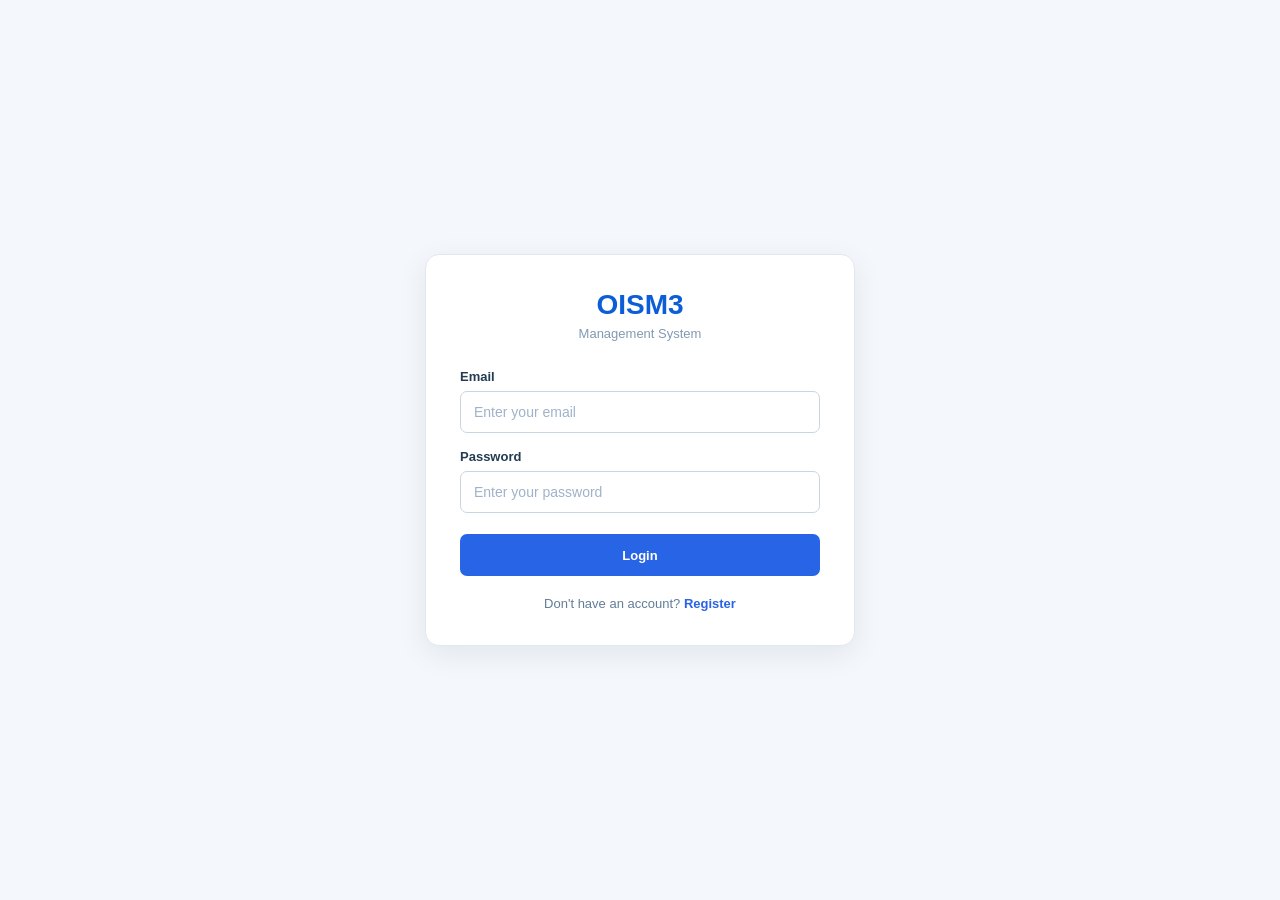
<file: OISM3/frontend/dashboard.html>
<!DOCTYPE html>
<html lang="en">

<head>
    <meta charset="UTF-8">
    <meta name="viewport" content="width=device-width, initial-scale=1.0">
    <title>OISM3 - Dashboard</title>
    <link rel="stylesheet" href="css/style.css">
</head>

<body>

<div class="app-layout">

    <!-- SIDEBAR -->
    <aside class="sidebar">

        <div class="sidebar-logo">
            <div class="logo">OISM3</div>
            <div class="logo-subtitle">Management System</div>
        </div>

        <nav class="sidebar-nav">

            <a href="dashboard.html" class="nav-item active">
                <span class="nav-icon">⌂</span>
                <span>Dashboard</span>
            </a>

            <a href="products.html" class="nav-item">
                <span class="nav-icon">📦</span>
                <span>Catalog</span>
            </a>

            <a href="inventory.html" class="nav-item">
                <span class="nav-icon">📋</span>
                <span>Inventory</span>
            </a>

            <a href="orders.html" class="nav-item">
                <span class="nav-icon">🛒</span>
                <span>Orders</span>
            </a>

            <a href="pos.html" class="nav-item">
                <span class="nav-icon">💳</span>
                <span>POS</span>
            </a>

        </nav>

        <button class="logout-btn" onclick="logout()">
            🚪 Logout
        </button>

    </aside>


    <!-- MAIN -->
    <main class="main-content">

        <div class="page-header">

            <div>
                <h1>Dashboard</h1>
                <p>Overview of your management system</p>
            </div>

            <div class="user-box">
                <div class="user-avatar">Q</div>

                <div>
                    <strong>Welcome, <span id="userName">User</span></strong>
                    <small>Owner</small>
                </div>
            </div>

        </div>


        <!-- STAT CARDS -->
        <div class="stats-grid">

            <div class="stat-card">
                <div class="stat-icon">📦</div>

                <div>
                    <span>Products</span>
                    <strong>—</strong>
                </div>
            </div>

            <div class="stat-card">
                <div class="stat-icon">📋</div>

                <div>
                    <span>Inventory</span>
                    <strong>—</strong>
                </div>
            </div>

            <div class="stat-card">
                <div class="stat-icon">🛒</div>

                <div>
                    <span>Orders</span>
                    <strong>—</strong>
                </div>
            </div>

        </div>


        <!-- QUICK ACTIONS -->
        <section class="content-card">

            <div class="section-header">
                <div>
                    <h2>Quick Actions</h2>
                    <p>Manage your business easily</p>
                </div>
            </div>

            <div class="quick-grid">

                <a href="products.html" class="quick-card">
                    <div class="quick-icon">📦</div>

                    <div>
                        <strong>Catalog</strong>
                        <span>Manage products</span>
                    </div>
                </a>

                <a href="inventory.html" class="quick-card">
                    <div class="quick-icon">📋</div>

                    <div>
                        <strong>Inventory</strong>
                        <span>Manage stock</span>
                    </div>
                </a>

                <a href="orders.html" class="quick-card">
                    <div class="quick-icon">🛒</div>

                    <div>
                        <strong>Orders</strong>
                        <span>View orders</span>
                    </div>
                </a>

                <a href="pos.html" class="quick-card">
                    <div class="quick-icon">💳</div>

                    <div>
                        <strong>POS</strong>
                        <span>Point of Sale</span>
                    </div>
                </a>

            </div>

        </section>

    </main>

</div>

<script src="js/dashboard.js"></script>

</body>
</html>
</file>
<file: OISM3/frontend/css/style.css>
/* =========================================================
   OISM3 - GLOBAL STYLE
   ========================================================= */

* {
    box-sizing: border-box;
    margin: 0;
    padding: 0;
}

html {
    min-height: 100%;
}

body {
    min-height: 100vh;
    font-family: Arial, Helvetica, sans-serif;
    background: #f4f7fb;
    color: #102a43;
    font-size: 14px;
}

button,
input,
select,
textarea {
    font-family: inherit;
}

button {
    cursor: pointer;
}

a {
    text-decoration: none;
    color: inherit;
}


/* =========================================================
   PAGE LAYOUT
   ========================================================= */

.page-layout,
.app-layout {
    min-height: 100vh;
    display: flex;
}


/* =========================================================
   SIDEBAR
   ========================================================= */

.sidebar {
    position: fixed;
    left: 0;
    top: 0;
    bottom: 0;

    width: 220px;
    min-width: 220px;

    background: #ffffff;
    border-right: 1px solid #d9e2ec;

    padding: 26px 16px;

    display: flex;
    flex-direction: column;

    z-index: 1000;
}


/* LOGO */

.sidebar-logo {
    padding: 0 14px;
    margin-bottom: 34px;
}

.logo {
    font-size: 24px;
    font-weight: 700;
    color: #0b5ed7;
    letter-spacing: -0.5px;
}

.logo-subtitle {
    margin-top: 5px;
    font-size: 11px;
    color: #829ab1;
}


/* NAVIGATION */

.sidebar-nav {
    display: flex;
    flex-direction: column;
    gap: 5px;
    width: 100%;
}

.nav-item {
    width: 100%;
    min-height: 44px;

    display: flex;
    align-items: center;
    gap: 12px;

    padding: 0 14px;

    border-radius: 8px;

    color: #243b53;
    font-size: 14px;
    font-weight: 500;

    transition: 0.2s ease;
}

.nav-item:hover {
    background: #eef4ff;
    color: #1769e0;
}

.nav-item.active {
    background: #2864e6;
    color: #ffffff;
    font-weight: 600;
}

.nav-icon {
    width: 20px;
    min-width: 20px;
    text-align: center;
    font-size: 14px;
}


/* LOGOUT */

.logout-btn {
    margin-top: auto;

    width: 100%;
    min-height: 42px;

    border: none;
    background: transparent;

    border-radius: 8px;

    color: #52606d;
    text-align: left;

    padding: 0 14px;

    font-size: 14px;

    transition: 0.2s ease;
}

.logout-btn:hover {
    background: #fff1f0;
    color: #d64545;
}


/* =========================================================
   MAIN CONTENT
   ========================================================= */

.page-content,
.main-content {
    margin-left: 220px;

    width: calc(100% - 220px);
    min-height: 100vh;

    padding: 42px 50px 60px;

    overflow-x: hidden;
}


/* PAGE HEADER */

.page-header {
    margin-bottom: 28px;
}

.page-header h1 {
    font-size: 28px;
    line-height: 1.2;

    color: #102a43;

    margin-bottom: 7px;
}

.page-header p {
    color: #627d98;
    font-size: 14px;
}


/* =========================================================
   FEATURE CARDS
   ========================================================= */

.feature-card {
    width: 100%;

    background: #ffffff;

    border: 1px solid #e3eaf2;
    border-radius: 12px;

    padding: 26px;

    margin-bottom: 24px;

    box-shadow: 0 4px 14px rgba(16, 42, 67, 0.05);
}

.feature-title {
    display: flex;
    align-items: center;

    gap: 14px;

    margin-bottom: 24px;
}

.feature-icon {
    width: 42px;
    height: 42px;

    display: flex;
    align-items: center;
    justify-content: center;

    border-radius: 10px;

    background: #edf4ff;

    font-size: 20px;
}

.feature-title h2 {
    font-size: 19px;
    color: #102a43;

    margin-bottom: 4px;
}

.feature-title p {
    font-size: 13px;
    color: #829ab1;
}


/* =========================================================
   FORMS
   ========================================================= */

.modern-form {
    width: 100%;
}

.input-grid {
    display: grid;

    grid-template-columns: repeat(2, minmax(0, 1fr));

    gap: 18px;

    width: 100%;

    margin-bottom: 22px;
}

.input-grid.single {
    grid-template-columns: 1fr;
}

.form-field {
    width: 100%;
}

.form-field label {
    display: block;

    margin-bottom: 7px;

    font-size: 13px;
    font-weight: 600;

    color: #243b53;
}

.form-field input,
.form-field select,
.form-field textarea {
    width: 100%;

    min-height: 42px;

    padding: 10px 13px;

    border: 1px solid #cbd5e1;
    border-radius: 7px;

    background: #ffffff;

    color: #243b53;

    outline: none;

    font-size: 14px;

    transition: 0.2s ease;
}

.form-field textarea {
    min-height: 100px;
    resize: vertical;
}

.form-field input::placeholder,
.form-field textarea::placeholder {
    color: #9fb3c8;
}

.form-field input:focus,
.form-field select:focus,
.form-field textarea:focus {
    border-color: #2864e6;

    box-shadow: 0 0 0 3px rgba(40, 100, 230, 0.10);
}


/* =========================================================
   BUTTONS
   ========================================================= */

.primary-btn {
    min-height: 42px;

    padding: 0 18px;

    border: none;
    border-radius: 7px;

    background: #2864e6;
    color: #ffffff;

    font-size: 13px;
    font-weight: 600;

    transition: 0.2s ease;
}

.primary-btn:hover {
    background: #1d56d4;
    transform: translateY(-1px);
}

.primary-btn:active {
    transform: translateY(0);
}


/* =========================================================
   RESULT BOX
   ========================================================= */

.result-box {
    width: 100%;

    margin-top: 18px;

    padding: 14px;

    border-radius: 8px;

    background: #f5f8fc;

    border: 1px solid #e1e8f0;

    white-space: pre-wrap;
    word-break: break-word;

    color: #243b53;

    font-family: Consolas, monospace;
    font-size: 13px;
}

.result-box.empty {
    display: none;
}


/* =========================================================
   TABLE
   ========================================================= */

#ledgerTableWrap {
    width: 100%;

    overflow-x: auto;

    margin-top: 18px;
}

.demo-table {
    width: 100%;

    border-collapse: collapse;

    background: #ffffff;

    font-size: 13px;
}

.demo-table th {
    background: #f1f5f9;

    color: #243b53;

    font-weight: 600;

    text-align: left;

    padding: 12px;

    border: 1px solid #dbe4ee;
}

.demo-table td {
    padding: 11px 12px;

    border: 1px solid #e1e8f0;

    color: #52606d;
}

.demo-table tr:hover td {
    background: #f8fafc;
}


/* =========================================================
   ORDER ITEMS / POS ITEMS
   ========================================================= */

.order-item,
.pos-item,
.product-row {
    width: 100%;

    display: grid;

    grid-template-columns:
        minmax(150px, 1.2fr)
        minmax(120px, 1fr)
        minmax(120px, 1fr)
        80px;

    gap: 10px;

    align-items: end;

    padding: 12px;

    margin-bottom: 10px;

    border: 1px solid #dbe4ee;

    border-radius: 8px;

    background: #f8fafc;
}

.order-item input,
.pos-item input,
.product-row input,
.order-item select,
.pos-item select {
    width: 100%;

    min-height: 40px;

    padding: 9px 11px;

    border: 1px solid #cbd5e1;

    border-radius: 6px;

    background: #ffffff;

    outline: none;
}


/* REMOVE BUTTON */

.remove-btn {
    min-height: 40px;

    border: 1px solid #cbd5e1;

    border-radius: 6px;

    background: #ffffff;

    color: #243b53;

    font-weight: 600;
}

.remove-btn:hover {
    background: #fff1f0;
    border-color: #e07a7a;
    color: #d64545;
}


/* ADD PRODUCT */

.add-btn {
    min-height: 38px;

    padding: 0 14px;

    border: 1px solid #cbd5e1;

    border-radius: 7px;

    background: #ffffff;

    color: #243b53;

    font-size: 13px;
    font-weight: 600;
}

.add-btn:hover {
    background: #f1f5f9;
}


/* =========================================================
   PRODUCT / CATALOG
   ========================================================= */

.product-list {
    width: 100%;
}

.product-card {
    background: #ffffff;

    border: 1px solid #e1e8f0;

    border-radius: 10px;

    padding: 18px;

    margin-bottom: 14px;
}

.product-card h3 {
    margin-bottom: 8px;

    font-size: 16px;

    color: #102a43;
}

.product-card p {
    color: #627d98;

    font-size: 13px;
}


/* =========================================================
   AUTH / LOGIN / REGISTER
   ========================================================= */

.auth-page {
    min-height: 100vh;

    display: flex;
    align-items: center;
    justify-content: center;

    padding: 30px;

    background: #f4f7fb;
}

.auth-container {
    width: 100%;
    max-width: 430px;

    background: #ffffff;

    border: 1px solid #e1e8f0;

    border-radius: 14px;

    padding: 34px;

    box-shadow: 0 8px 30px rgba(16, 42, 67, 0.08);
}

.auth-logo {
    text-align: center;

    margin-bottom: 28px;
}

.auth-logo h1 {
    font-size: 28px;

    color: #0b5ed7;

    margin-bottom: 5px;
}

.auth-logo p {
    color: #829ab1;

    font-size: 13px;
}

.auth-form {
    display: flex;
    flex-direction: column;

    gap: 16px;
}

.auth-form .form-field {
    width: 100%;
}

.auth-form button {
    width: 100%;

    margin-top: 5px;
}

.auth-footer {
    margin-top: 20px;

    text-align: center;

    color: #627d98;

    font-size: 13px;
}

.auth-footer a {
    color: #2864e6;

    font-weight: 600;
}

.auth-footer a:hover {
    text-decoration: underline;
}


/* =========================================================
   FALLBACK FOR EXISTING LOGIN HTML
   Nếu index.html đang dùng các class/id cũ
   ========================================================= */

.login-container {
    width: 100%;
    max-width: 430px;

    margin: 100px auto;

    padding: 34px;

    background: #ffffff;

    border: 1px solid #e1e8f0;

    border-radius: 14px;

    box-shadow: 0 8px 30px rgba(16, 42, 67, 0.08);
}

.login-container h1 {
    color: #0b5ed7;

    margin-bottom: 5px;
}

.login-container input,
.login-container select {
    width: 100%;

    min-height: 42px;

    margin-top: 6px;
    margin-bottom: 14px;

    padding: 10px 12px;

    border: 1px solid #cbd5e1;

    border-radius: 7px;

    outline: none;
}

.login-container input:focus,
.login-container select:focus {
    border-color: #2864e6;

    box-shadow: 0 0 0 3px rgba(40, 100, 230, 0.10);
}

.login-container button {
    min-height: 42px;

    padding: 0 18px;

    border: none;

    border-radius: 7px;

    background: #2864e6;

    color: #ffffff;

    font-weight: 600;
}


/* =========================================================
   ERROR / SUCCESS
   ========================================================= */

.error {
    color: #d64545;

    background: #fff5f5;

    border: 1px solid #f3c1c1;

    padding: 10px;

    border-radius: 7px;

    margin-top: 12px;
}

.success {
    color: #16855b;

    background: #effaf5;

    border: 1px solid #b7e4cf;

    padding: 10px;

    border-radius: 7px;

    margin-top: 12px;
}


/* =========================================================
   DASHBOARD
   ========================================================= */

.dashboard-grid {
    display: grid;

    grid-template-columns: repeat(4, minmax(0, 1fr));

    gap: 18px;

    margin-bottom: 24px;
}

.stat-card {
    background: #ffffff;

    border: 1px solid #e1e8f0;

    border-radius: 12px;

    padding: 20px;

    box-shadow: 0 4px 14px rgba(16, 42, 67, 0.04);
}

.stat-card h3 {
    font-size: 13px;

    color: #829ab1;

    margin-bottom: 10px;
}

.stat-card .stat-value {
    font-size: 25px;

    font-weight: 700;

    color: #102a43;
}


/* =========================================================
   SEARCH
   ========================================================= */

.search-bar {
    display: flex;

    gap: 10px;

    margin-bottom: 20px;
}

.search-bar input {
    flex: 1;

    min-height: 42px;

    padding: 10px 13px;

    border: 1px solid #cbd5e1;

    border-radius: 7px;

    outline: none;
}

.search-bar input:focus {
    border-color: #2864e6;

    box-shadow: 0 0 0 3px rgba(40, 100, 230, 0.10);
}


/* =========================================================
   UTILITY
   ========================================================= */

.text-center {
    text-align: center;
}

.text-right {
    text-align: right;
}

.mt-10 {
    margin-top: 10px;
}

.mt-20 {
    margin-top: 20px;
}

.mb-10 {
    margin-bottom: 10px;
}

.mb-20 {
    margin-bottom: 20px;
}


/* =========================================================
   RESPONSIVE
   QUAN TRỌNG:
   KHÔNG được để page-content width:100% ở desktop
   ========================================================= */

@media (max-width: 1000px) {

    .page-content {
        padding: 32px 28px 50px;
    }

    .dashboard-grid {
        grid-template-columns: repeat(2, minmax(0, 1fr));
    }
}


@media (max-width: 768px) {

    .sidebar {
        width: 180px;
        min-width: 180px;

        padding: 20px 10px;
    }

    .page-content {
        margin-left: 180px;

        width: calc(100% - 180px);

        padding: 28px 20px 45px;
    }

    .sidebar-logo {
        padding: 0 10px;
    }

    .nav-item {
        padding: 0 10px;
    }

    .input-grid {
        grid-template-columns: 1fr;
    }

    .dashboard-grid {
        grid-template-columns: 1fr;
    }

    .order-item,
    .pos-item,
    .product-row {
        grid-template-columns: 1fr;
    }
}


@media (max-width: 520px) {

    .sidebar {
        position: relative;

        width: 100%;
        min-width: 100%;

        height: auto;
    }

    .page-layout {
        flex-direction: column;
    }

    .page-content {
        margin-left: 0;

        width: 100%;

        padding: 24px 16px 40px;
    }

    .sidebar-nav {
        flex-direction: row;

        flex-wrap: wrap;
    }

    .nav-item {
        width: auto;
        flex: 1 1 120px;
    }

    .logout-btn {
        margin-top: 15px;
    }

    .feature-card {
        padding: 18px;
    }

    .page-header h1 {
        font-size: 24px;
    }

    .auth-container,
    .login-container {
        margin: 30px auto;

        padding: 24px;
    }
}

/* =========================================================
   OISM3 HTML COMPATIBILITY / FIVE MAIN PAGES
   The supplied HTML uses .app-layout and .main-content.
   ========================================================= */

.app-layout {
    display: block;
}

.main-content {
    margin-left: 220px;
    width: calc(100% - 220px);
    min-height: 100vh;
    padding: 42px 50px 60px;
    overflow-x: hidden;
}

/* Dashboard */
.stats-grid {
    display: grid;
    grid-template-columns: repeat(3, minmax(0, 1fr));
    gap: 18px;
    margin-bottom: 24px;
}

.stat-card {
    min-height: 105px;
    display: flex;
    align-items: center;
    gap: 16px;
}

.stat-icon {
    width: 48px;
    height: 48px;
    min-width: 48px;
    display: flex;
    align-items: center;
    justify-content: center;
    border-radius: 10px;
    background: #edf4ff;
    font-size: 22px;
}

.stat-card span {
    display: block;
    color: #829ab1;
    font-size: 13px;
    margin-bottom: 6px;
}

.stat-card strong {
    display: block;
    font-size: 25px;
    color: #102a43;
}

.quick-grid {
    display: grid;
    grid-template-columns: repeat(4, minmax(0, 1fr));
    gap: 14px;
}

.quick-card {
    display: flex;
    align-items: center;
    gap: 14px;
    padding: 18px;
    border: 1px solid #e1e8f0;
    border-radius: 10px;
    background: #ffffff;
    transition: all .2s ease;
}

.quick-card:hover {
    border-color: #b8cef5;
    background: #f8fbff;
    transform: translateY(-1px);
}

.quick-icon {
    width: 42px;
    height: 42px;
    min-width: 42px;
    display: flex;
    align-items: center;
    justify-content: center;
    background: #edf4ff;
    border-radius: 9px;
    font-size: 19px;
}

.quick-card strong,
.quick-card span {
    display: block;
}

.quick-card strong {
    color: #102a43;
    font-size: 14px;
    margin-bottom: 4px;
}

.quick-card span {
    color: #829ab1;
    font-size: 12px;
}

/* Cards and headers */
.content-card {
    width: 100%;
    background: #fff;
    border: 1px solid #e3eaf2;
    border-radius: 12px;
    padding: 26px;
    margin-bottom: 24px;
    box-shadow: 0 4px 14px rgba(16,42,67,.05);
}

.section-header {
    display: flex;
    align-items: center;
    justify-content: space-between;
    gap: 20px;
    margin-bottom: 24px;
}

.section-header h2 {
    font-size: 19px;
    color: #102a43;
    margin-bottom: 5px;
}

.section-header p,
.variant-header p,
.subsection p {
    color: #829ab1;
    font-size: 13px;
}

/* Forms used by products / inventory / orders / POS */
.demo-form,
.modern-form {
    width: 100%;
}

.form-grid,
.input-grid {
    display: grid;
    grid-template-columns: repeat(2, minmax(0, 1fr));
    gap: 18px;
    width: 100%;
    margin-bottom: 22px;
}

.input-grid.single {
    grid-template-columns: 1fr;
}

.form-field {
    width: 100%;
}

.form-field label {
    display: block;
    margin-bottom: 7px;
    font-size: 13px;
    font-weight: 600;
    color: #243b53;
}

.form-field label span {
    color: #829ab1;
    font-weight: 400;
}

.form-field small {
    display: block;
    margin-top: 5px;
    color: #829ab1;
    font-size: 11px;
}

.form-field input,
.form-field select,
.form-field textarea {
    width: 100%;
    min-height: 42px;
    padding: 10px 13px;
    border: 1px solid #cbd5e1;
    border-radius: 7px;
    background: #fff;
    color: #243b53;
    outline: none;
    font-size: 14px;
    transition: .2s ease;
}

.form-field input:focus,
.form-field select:focus,
.form-field textarea:focus {
    border-color: #2864e6;
    box-shadow: 0 0 0 3px rgba(40,100,230,.10);
}

.variant-header,
.subsection {
    margin: 6px 0 16px;
}

.variant-header h3,
.subsection h3 {
    font-size: 15px;
    color: #102a43;
    margin-bottom: 4px;
}

.order-item,
.pos-item,
.product-row {
    width: 100%;
    display: grid;
    grid-template-columns: minmax(150px,1.2fr) minmax(120px,1fr) minmax(120px,1fr) 90px;
    gap: 10px;
    align-items: end;
    padding: 12px;
    margin-bottom: 10px;
    border: 1px solid #dbe4ee;
    border-radius: 8px;
    background: #f8fafc;
}

.order-item input,
.pos-item input,
.product-row input,
.order-item select,
.pos-item select,
.product-row select {
    width: 100%;
    min-height: 40px;
    padding: 9px 11px;
    border: 1px solid #cbd5e1;
    border-radius: 6px;
    background: #fff;
    color: #243b53;
    outline: none;
}

.form-actions {
    display: flex;
    justify-content: flex-end;
    gap: 10px;
    margin-top: 18px;
}

.primary-btn,
.checkout-btn,
.demo-form button[type="submit"] {
    min-height: 42px;
    padding: 0 18px;
    border: none;
    border-radius: 7px;
    background: #2864e6;
    color: #fff;
    font-size: 13px;
    font-weight: 600;
    transition: .2s ease;
}

.primary-btn:hover,
.checkout-btn:hover,
.demo-form button[type="submit"]:hover {
    background: #1d56d4;
    transform: translateY(-1px);
}

.secondary-btn,
.secondary,
.add-btn,
.reload-btn {
    min-height: 40px;
    padding: 0 15px;
    border: 1px solid #cbd5e1;
    border-radius: 7px;
    background: #fff;
    color: #243b53;
    font-size: 13px;
    font-weight: 600;
}

.secondary-btn:hover,
.secondary:hover,
.add-btn:hover,
.reload-btn:hover {
    background: #f1f5f9;
}

.remove-btn {
    min-height: 40px;
    border: 1px solid #cbd5e1;
    border-radius: 6px;
    background: #fff;
    color: #243b53;
    font-weight: 600;
}

.remove-btn:hover {
    background: #fff1f0;
    border-color: #e07a7a;
    color: #d64545;
}

/* Tables */
#ledgerTableWrap,
#productsTableWrap {
    width: 100%;
    overflow-x: auto;
    margin-top: 18px;
}

.demo-table {
    width: 100%;
    border-collapse: collapse;
    background: #fff;
    font-size: 13px;
}

.demo-table th {
    background: #f1f5f9;
    color: #243b53;
    font-weight: 600;
    text-align: left;
    padding: 12px;
    border: 1px solid #dbe4ee;
}

.demo-table td {
    padding: 11px 12px;
    border: 1px solid #e1e8f0;
    color: #52606d;
}

/* POS */
.pos-container {
    width: 100%;
    max-width: 1100px;
}

.pos-products {
    width: 100%;
}

.pos-payment {
    margin-top: 26px;
    padding-top: 20px;
    border-top: 1px solid #e3eaf2;
}

.checkout-btn {
    width: 100%;
    margin-top: 20px;
    min-height: 48px;
    font-size: 14px;
}

/* Result areas */
.result-box {
    width: 100%;
    margin-top: 18px;
    padding: 14px;
    border-radius: 8px;
    background: #f5f8fc;
    border: 1px solid #e1e8f0;
    white-space: pre-wrap;
    word-break: break-word;
    color: #243b53;
    font-family: Consolas, "Courier New", monospace;
    font-size: 13px;
}

.result-box.empty {
    display: none;
}

/* Responsive overrides for the actual HTML classes */
@media (max-width: 1100px) {
    .main-content {
        padding: 34px 30px 50px;
    }

    .quick-grid {
        grid-template-columns: repeat(2, minmax(0,1fr));
    }
}

@media (max-width: 900px) {
    .stats-grid {
        grid-template-columns: 1fr;
    }

    .input-grid,
    .form-grid {
        grid-template-columns: 1fr;
    }

    .order-item,
    .pos-item,
    .product-row {
        grid-template-columns: repeat(2, minmax(0,1fr));
    }
}

@media (max-width: 768px) {
    .sidebar {
        width: 180px;
        min-width: 180px;
        padding: 20px 10px;
    }

    .main-content {
        margin-left: 180px;
        width: calc(100% - 180px);
        padding: 28px 20px 45px;
    }
}

@media (max-width: 520px) {
    .sidebar {
        position: relative;
        width: 100%;
        min-width: 100%;
        height: auto;
    }

    .app-layout {
        display: flex;
        flex-direction: column;
    }

    .main-content {
        margin-left: 0;
        width: 100%;
        padding: 24px 16px 40px;
    }

    .sidebar-nav {
        flex-direction: row;
        flex-wrap: wrap;
    }

    .nav-item {
        width: auto;
        flex: 1 1 120px;
    }

    .logout-btn {
        margin-top: 15px;
    }

    .content-card,
    .feature-card {
        padding: 18px;
    }

    .quick-grid {
        grid-template-columns: 1fr;
    }

    .order-item,
    .pos-item,
    .product-row {
        grid-template-columns: 1fr;
    }

    .form-actions {
        justify-content: stretch;
    }

    .form-actions button {
        width: 100%;
    }
}
</file>
